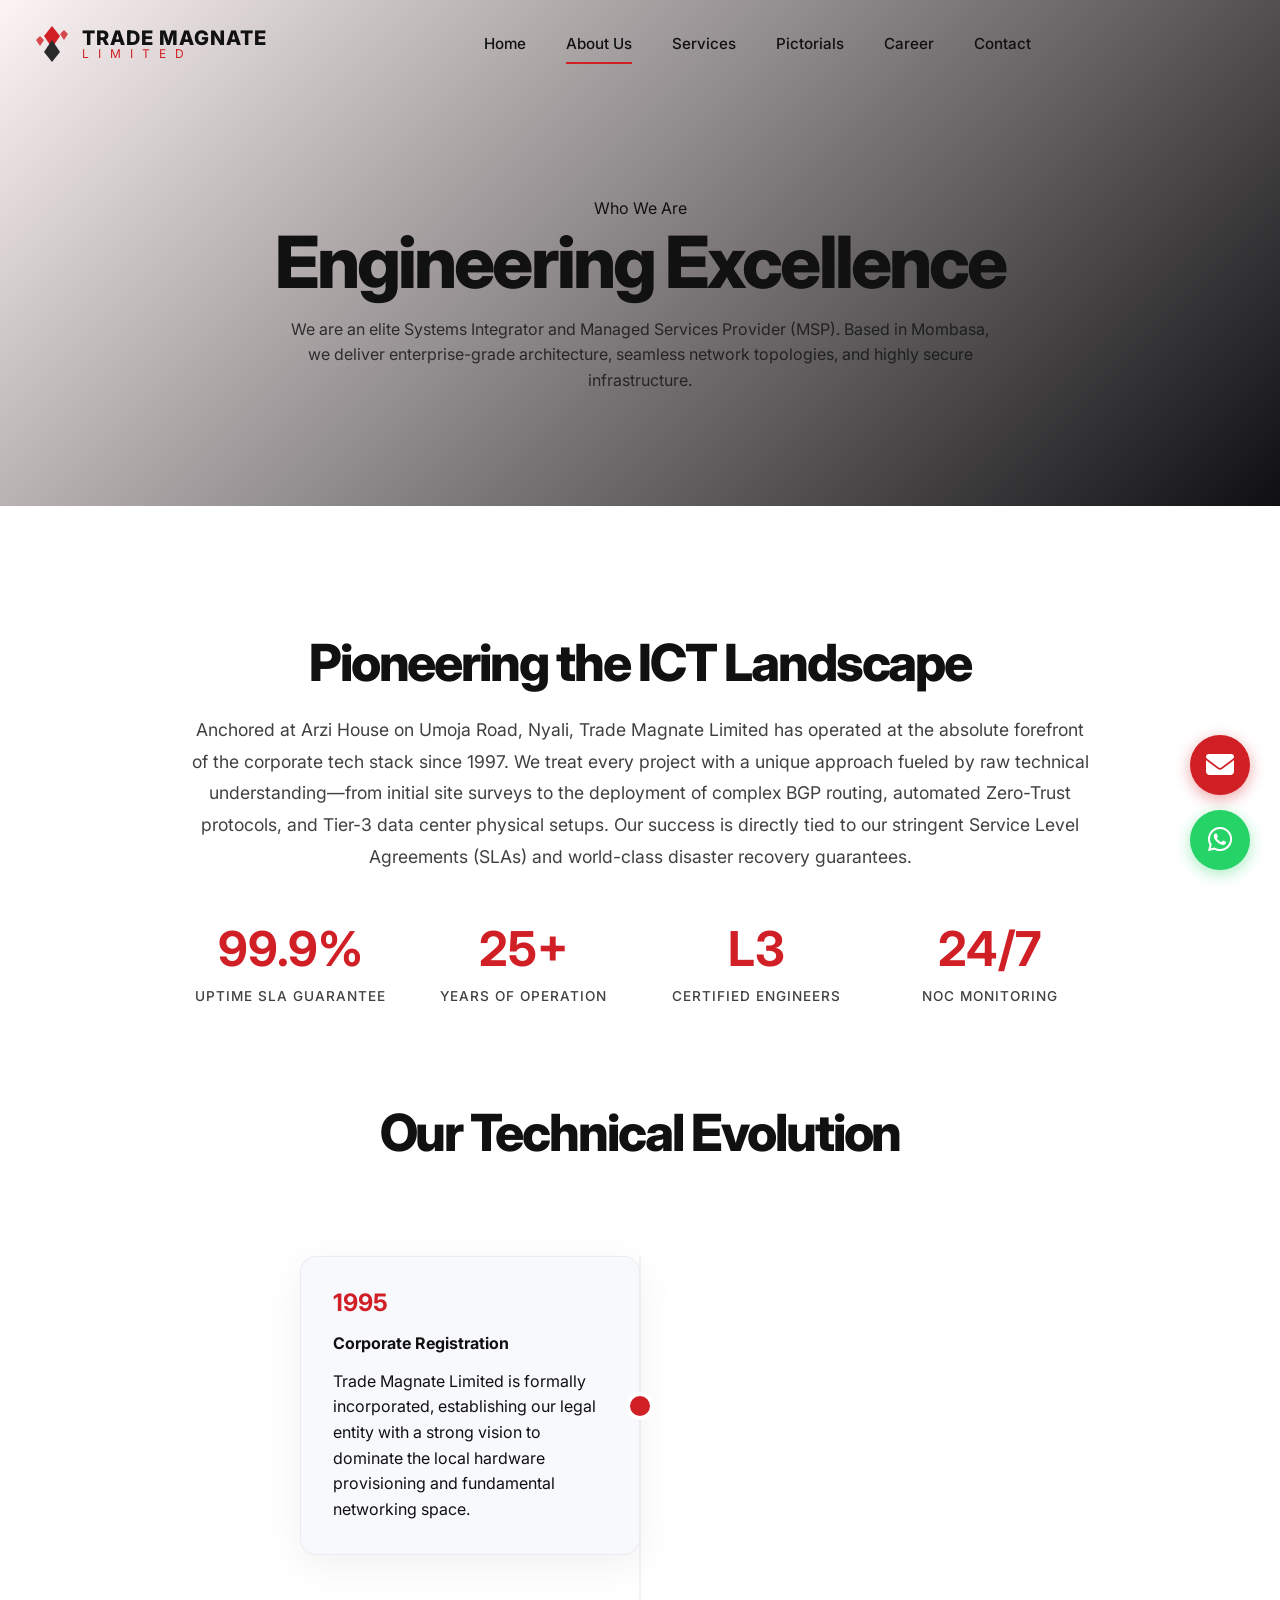
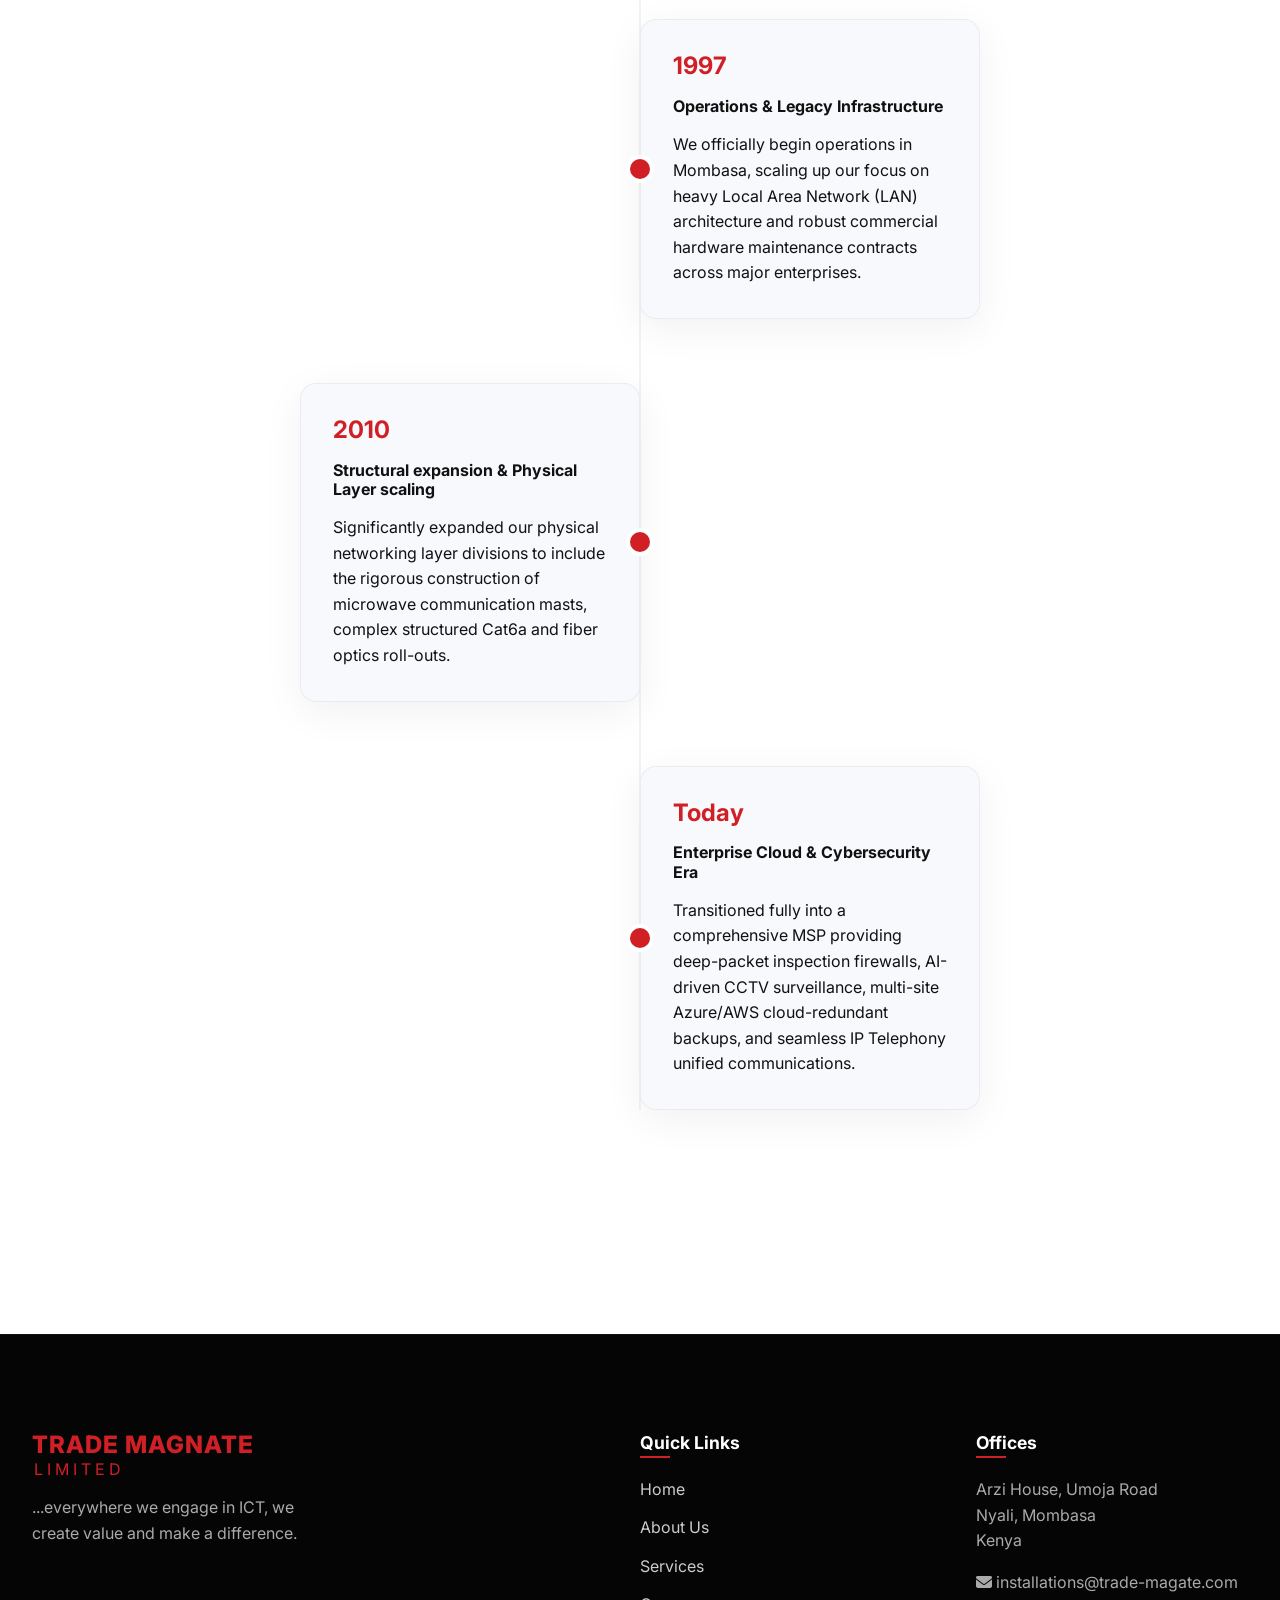
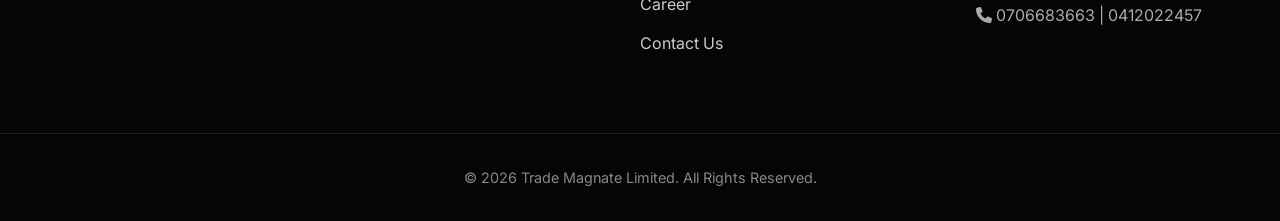
<file: about.html>
<!DOCTYPE html>
<html lang="en">
<head>
    <meta charset="UTF-8">
    <meta name="viewport" content="width=device-width, initial-scale=1.0">
    <meta name="description" content="Discover Trade Magnate Limited, a leading Enterprise ICT firm registered in 1995.">
    <title>About Us | Trade Magnate Limited</title>
    <link rel="stylesheet" href="css/style.css">
    <link rel="stylesheet" href="https://cdnjs.cloudflare.com/ajax/libs/font-awesome/6.4.0/css/all.min.css">
    <style>
        .page-header {
            padding: calc(100px + var(--spacing-xl)) 0 var(--spacing-xl);
            background: linear-gradient(135deg, rgba(209, 31, 38, 0.05) 0%, rgba(15, 15, 17, 1) 100%);
            text-align: center;
        }
        [data-theme="light"] .page-header {
            background: linear-gradient(135deg, rgba(209, 31, 38, 0.05) 0%, rgba(245, 245, 245, 1) 100%);
        }
        
        .timeline {
            position: relative;
            max-width: 800px;
            margin: var(--spacing-xl) auto;
        }
        .timeline::before {
            content: '';
            position: absolute;
            width: 2px;
            height: 100%;
            background: var(--glass-border);
            left: 50%;
            transform: translateX(-50%);
        }
        .timeline-item {
            display: flex;
            justify-content: flex-end;
            padding-right: 50%;
            position: relative;
            margin-bottom: var(--spacing-lg);
            width: 100%;
        }
        .timeline-item:nth-child(even) {
            justify-content: flex-start;
            padding-right: 0;
            padding-left: 50%;
        }
        .timeline-content {
            background: var(--card-bg);
            padding: 2rem;
            border-radius: 1rem;
            width: 85%;
            box-shadow: var(--glass-shadow);
            border: 1px solid var(--glass-border);
            position: relative;
        }
        .timeline-item::after {
            content: '';
            position: absolute;
            width: 20px;
            height: 20px;
            background: var(--primary-color);
            border: 4px solid var(--bg-color);
            border-radius: 50%;
            top: 50%;
            transform: translateY(-50%);
            right: calc(50% - 14px);
            z-index: 1;
        }
        .timeline-item:nth-child(even):after {
            right: auto;
            left: calc(50% - 14px);
        }

        .stats-grid {
            display: grid;
            grid-template-columns: repeat(4, 1fr);
            gap: 2rem;
            margin-top: 3rem;
            text-align: center;
        }

        .stat-item h3 {
            font-size: 3rem;
            color: var(--primary-color);
            margin-bottom: 0.5rem;
        }
        .stat-item p {
            font-weight: 500;
            text-transform: uppercase;
            letter-spacing: 1px;
            font-size: 0.85rem;
            opacity: 0.8;
        }
        
        @media (max-width: 768px) {
            .timeline::before { left: 20px; }
            .timeline-item, .timeline-item:nth-child(even) {
                padding-left: 60px;
                padding-right: 0;
                justify-content: flex-start;
            }
            .timeline-content { width: 100%; }
            .timeline-item::after, .timeline-item:nth-child(even)::after {
                left: 6px;
                right: auto;
            }
            .stats-grid {
                grid-template-columns: repeat(2, 1fr);
            }
        }
    </style>
</head>
<body>

    <!-- Shared Header -->
    <header>
        <div class="container nav-container">
            <a href="index.html" class="logo-container">
                <svg class="logo-icon" viewBox="0 0 100 100" fill="none" xmlns="http://www.w3.org/2000/svg">
                    <path d="M50 5 L70 30 L50 60 L30 30 Z" fill="#d11f26"/>
                    <path d="M20 30 L30 40 L20 55 L10 40 Z" fill="#d11f26" opacity="0.8"/>
                    <path d="M80 15 L90 25 L80 40 L70 25 Z" fill="#d11f26" opacity="0.8"/>
                    <path d="M50 95 L70 70 L50 40 L30 70 Z" fill="#2a2a2a" class="dark-diamond"/>
                </svg>
                <div class="logo-text">
                    TRADE MAGNATE
                    <span class="sub">L I M I T E D</span>
                </div>
            </a>
            <nav class="nav-links">
                <a href="index.html">Home</a>
                <a href="about.html" class="active">About Us</a>
                <a href="services.html">Services</a>
                <a href="pictorials.html">Pictorials</a>
                <a href="career.html">Career</a>
                <a href="contact.html">Contact</a>
            </nav>
            <div style="display:flex; gap:15px; align-items:center;">

                <button class="mobile-menu-btn" aria-label="Open Menu"><i class="fa-solid fa-bars"></i></button>
            </div>
        </div>
    </header>

    <main>
        <!-- About Page Galaxy Watermark -->
        <div class="galaxy-watermark"></div>
        
        <section class="page-header fade-up">
            <div class="container">
                <div class="section-subtitle">Who We Are</div>
                <h1>Engineering Excellence</h1>
                <p style="opacity:0.8; max-width:700px; margin: 1rem auto;">We are an elite Systems Integrator and Managed Services Provider (MSP). Based in Mombasa, we deliver enterprise-grade architecture, seamless network topologies, and highly secure infrastructure.</p>
            </div>
        </section>

        <section class="section container">
            <div style="text-align:center; max-width:900px; margin:0 auto var(--spacing-xl);">
                <h2>Pioneering the ICT Landscape</h2>
                <p style="font-size:1.1rem; opacity:0.8; margin-top:1.5rem; line-height:1.8;">
                    Anchored at Arzi House on Umoja Road, Nyali, Trade Magnate Limited has operated at the absolute forefront of the corporate tech stack since 1997. We treat every project with a unique approach fueled by raw technical understanding—from initial site surveys to the deployment of complex BGP routing, automated Zero-Trust protocols, and Tier-3 data center physical setups. Our success is directly tied to our stringent Service Level Agreements (SLAs) and world-class disaster recovery guarantees.
                </p>

                <div class="stats-grid fade-up">
                    <div class="stat-item">
                        <h3>99.9%</h3>
                        <p>Uptime SLA Guarantee</p>
                    </div>
                    <div class="stat-item">
                        <h3>25+</h3>
                        <p>Years of Operation</p>
                    </div>
                    <div class="stat-item">
                        <h3>L3</h3>
                        <p>Certified Engineers</p>
                    </div>
                    <div class="stat-item">
                        <h3>24/7</h3>
                        <p>NOC Monitoring</p>
                    </div>
                </div>
            </div>

            <h2 class="text-center" style="margin-bottom:1rem;">Our Technical Evolution</h2>
            <div class="timeline fade-up">
                <div class="timeline-item">
                    <div class="timeline-content">
                        <h3 class="text-primary">1995</h3>
                        <h4>Corporate Registration</h4>
                        <p>Trade Magnate Limited is formally incorporated, establishing our legal entity with a strong vision to dominate the local hardware provisioning and fundamental networking space.</p>
                    </div>
                </div>
                <div class="timeline-item">
                    <div class="timeline-content">
                        <h3 class="text-primary">1997</h3>
                        <h4>Operations & Legacy Infrastructure</h4>
                        <p>We officially begin operations in Mombasa, scaling up our focus on heavy Local Area Network (LAN) architecture and robust commercial hardware maintenance contracts across major enterprises.</p>
                    </div>
                </div>
                <div class="timeline-item">
                    <div class="timeline-content">
                        <h3 class="text-primary">2010</h3>
                        <h4>Structural expansion & Physical Layer scaling</h4>
                        <p>Significantly expanded our physical networking layer divisions to include the rigorous construction of microwave communication masts, complex structured Cat6a and fiber optics roll-outs.</p>
                    </div>
                </div>
                <div class="timeline-item">
                    <div class="timeline-content">
                        <h3 class="text-primary">Today</h3>
                        <h4>Enterprise Cloud & Cybersecurity Era</h4>
                        <p>Transitioned fully into a comprehensive MSP providing deep-packet inspection firewalls, AI-driven CCTV surveillance, multi-site Azure/AWS cloud-redundant backups, and seamless IP Telephony unified communications.</p>
                    </div>
                </div>
            </div>
        </section>
    </main>

    <!-- Shared Footer -->
    <footer>
        <div class="container footer-grid fade-up">
            <div class="footer-col">
                <h3 style="color:#d11f26; margin-bottom:1rem; font-weight:800; font-size:1.5rem; letter-spacing:1px; text-transform:uppercase;">
                    TRADE MAGNATE <span style="font-weight:400; font-size:1rem; letter-spacing:4px; display:block; padding-left:2px;">LIMITED</span>
                </h3>
                <p style="color:#aaa; max-width:300px; margin-top:1rem;">
                    ...everywhere we engage in ICT, we create value and make a difference.
                </p>
            </div>
            <div class="footer-col">
                <h4>Quick Links</h4>
                <ul class="footer-links">
                    <li><a href="index.html">Home</a></li>
                    <li><a href="about.html">About Us</a></li>
                    <li><a href="services.html">Services</a></li>
                    <li><a href="career.html">Career</a></li>
                    <li><a href="contact.html">Contact Us</a></li>
                </ul>
            </div>
            <div class="footer-col">
                <h4>Offices</h4>
                <p style="color:#aaa; margin-bottom:1rem;">
                    Arzi House, Umoja Road<br>
                    Nyali, Mombasa<br>
                    Kenya
                </p>
                <p style="color:#aaa; margin-bottom:0.5rem;"><i class="fa-solid fa-envelope"></i> installations@trade-magate.com</p>
                <p style="color:#aaa;"><i class="fa-solid fa-phone"></i> 0706683663 | 0412022457</p>
            </div>
        </div>
        <div class="container footer-bottom fade-up">
            &copy; 2026 Trade Magnate Limited. All Rights Reserved.
        </div>
    </footer>

    <div class="floating-actions">
        <a href="mailto:installations@trade-magate.com" class="email-float"><i class="fa-solid fa-envelope"></i></a>
        <a href="https://wa.me/254706683663" class="whatsapp-float" target="_blank"><i class="fa-brands fa-whatsapp"></i></a>
    </div>

    <script src="js/main.js"></script>
</body>
</html>
</file>
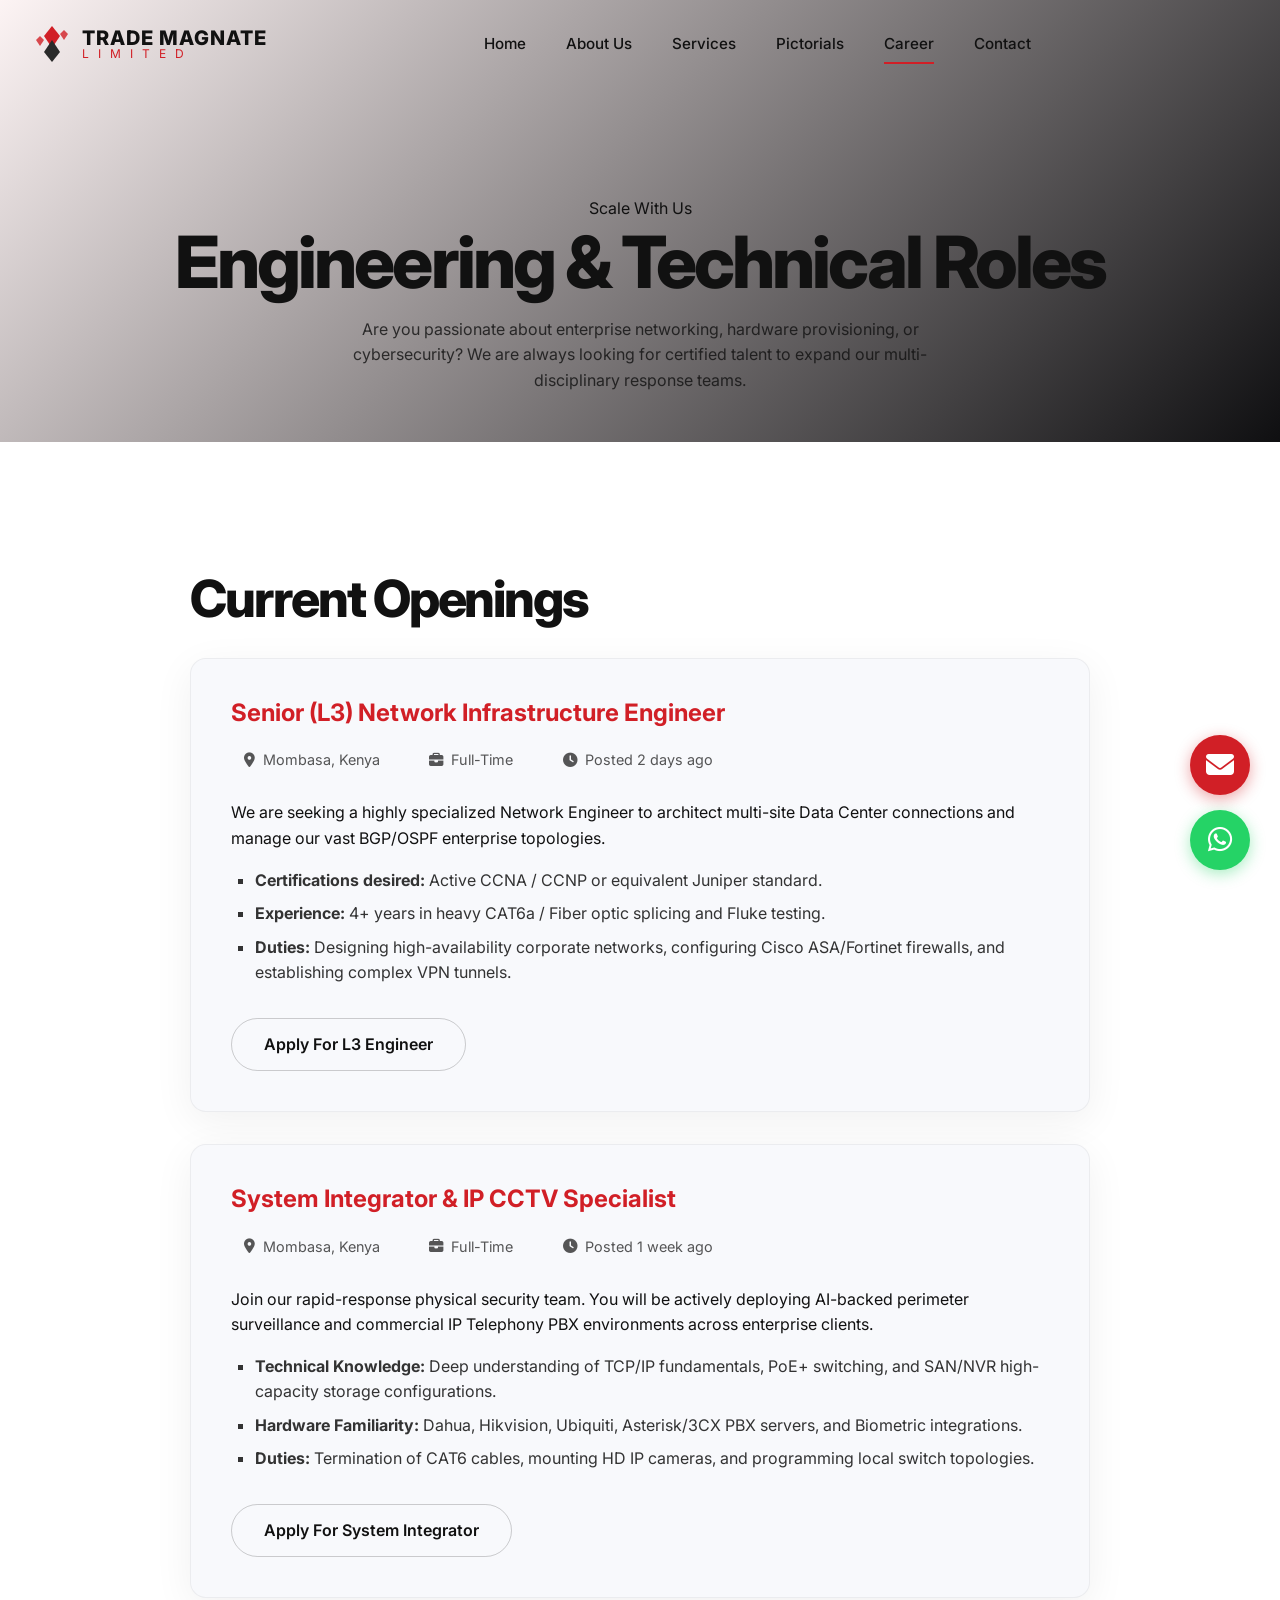
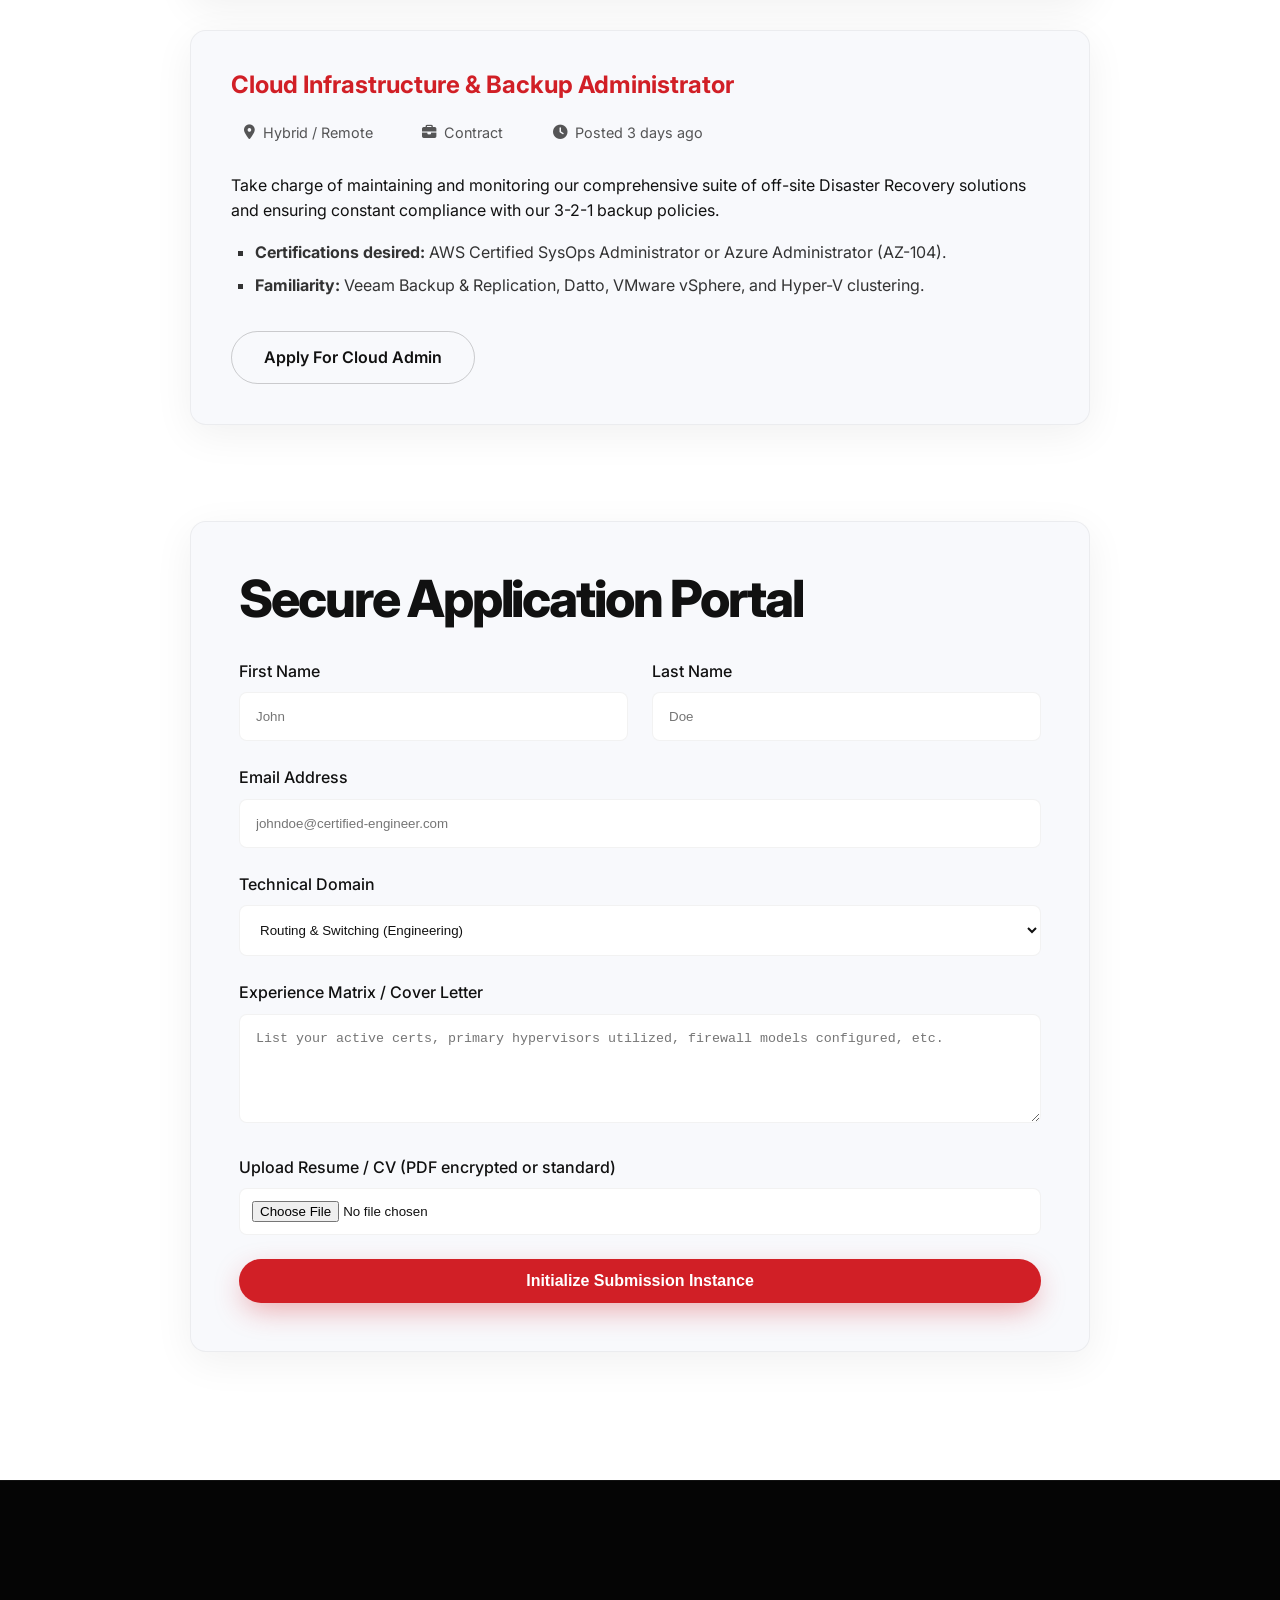
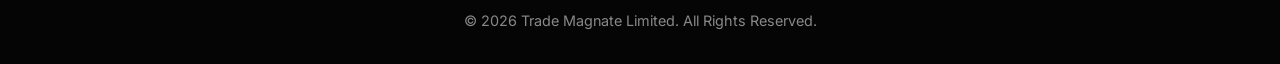
<file: career.html>
<!DOCTYPE html>
<html lang="en">
<head>
    <meta charset="UTF-8">
    <meta name="viewport" content="width=device-width, initial-scale=1.0">
    <meta name="description" content="Join Trade Magnate Limited. Career opportunities for CCNA Engineers, Cybersecurity specialists, and Telecom technicians.">
    <title>Career | Trade Magnate Limited</title>
    <link rel="stylesheet" href="css/style.css">
    <link rel="stylesheet" href="https://cdnjs.cloudflare.com/ajax/libs/font-awesome/6.4.0/css/all.min.css">
    <style>
        .page-header {
            padding: calc(100px + var(--spacing-xl)) 0 var(--spacing-md);
            background: linear-gradient(135deg, rgba(209, 31, 38, 0.05) 0%, rgba(15, 15, 17, 1) 100%);
            text-align: center;
        }
        [data-theme="light"] .page-header {
            background: linear-gradient(135deg, rgba(209, 31, 38, 0.05) 0%, rgba(245, 245, 245, 1) 100%);
        }

        .job-card {
            background: var(--card-bg);
            border: 1px solid var(--glass-border);
            border-radius: 1rem;
            padding: 2.5rem;
            margin-bottom: 2rem;
            box-shadow: var(--glass-shadow);
            transition: var(--transition);
        }

        .job-card:hover {
            border-color: var(--primary-color);
            transform: scale(1.02);
        }

        .job-card h3 {
            color: var(--primary-color);
            font-size: 1.5rem;
        }

        .job-meta {
            display: flex;
            gap: 1.5rem;
            margin: 0.5rem 0 1.5rem;
            opacity: 0.7;
            font-size: 0.9rem;
        }

        .job-meta span {
            display: flex;
            align-items: center;
            gap: 0.5rem;
            background: rgba(255, 255, 255, 0.05);
            padding: 0.3rem 0.8rem;
            border-radius: 50px;
        }

        .req-list {
            margin: 1rem 0;
            padding-left: 1.5rem;
        }

        .req-list li {
            margin-bottom: 0.5rem;
            opacity: 0.85;
            list-style-type: square;
        }

        .apply-btn {
            margin-top: 1rem;
        }

        .application-form {
            background: var(--card-bg);
            padding: 3rem;
            border-radius: 1rem;
            box-shadow: var(--glass-shadow);
            margin-top: var(--spacing-xl);
            border: 1px solid var(--glass-border);
        }

        .form-group {
            margin-bottom: 1.5rem;
        }

        .form-group label {
            display: block;
            margin-bottom: 0.5rem;
            font-weight: 500;
        }

        .form-group input, 
        .form-group select,
        .form-group textarea {
            width: 100%;
            padding: 1rem;
            background: var(--bg-color);
            border: 1px solid var(--glass-border);
            border-radius: 0.5rem;
            color: var(--text-color);
            transition: border-color 0.3s ease;
        }

        .form-group input:focus,
        .form-group select:focus,
        .form-group textarea:focus {
            outline: none;
            border-color: var(--primary-color);
        }
    </style>
</head>
<body>

    <header>
        <div class="container nav-container">
            <a href="index.html" class="logo-container">
                <svg class="logo-icon" viewBox="0 0 100 100" fill="none" xmlns="http://www.w3.org/2000/svg">
                    <path d="M50 5 L70 30 L50 60 L30 30 Z" fill="#d11f26"/>
                    <path d="M20 30 L30 40 L20 55 L10 40 Z" fill="#d11f26" opacity="0.8"/>
                    <path d="M80 15 L90 25 L80 40 L70 25 Z" fill="#d11f26" opacity="0.8"/>
                    <path d="M50 95 L70 70 L50 40 L30 70 Z" fill="#2a2a2a" class="dark-diamond"/>
                </svg>
                <div class="logo-text">
                    TRADE MAGNATE
                    <span class="sub">L I M I T E D</span>
                </div>
            </a>
            <nav class="nav-links">
                <a href="index.html">Home</a>
                <a href="about.html">About Us</a>
                <a href="services.html">Services</a>
                <a href="pictorials.html">Pictorials</a>
                <a href="career.html" class="active">Career</a>
                <a href="contact.html">Contact</a>
            </nav>
            <div style="display:flex; gap:15px; align-items:center;">

                <button class="mobile-menu-btn" aria-label="Open Menu"><i class="fa-solid fa-bars"></i></button>
            </div>
        </div>
    </header>

    <main>
        <section class="page-header fade-up">
            <div class="container">
                <div class="section-subtitle">Scale With Us</div>
                <h1>Engineering & Technical Roles</h1>
                <p style="opacity:0.8; max-width:600px; margin: 1rem auto;">Are you passionate about enterprise networking, hardware provisioning, or cybersecurity? We are always looking for certified talent to expand our multi-disciplinary response teams.</p>
            </div>
        </section>

        <section class="section container" style="max-width: 900px;">
            <div class="fade-up">
                <h2 style="margin-bottom: 2rem;">Current Openings</h2>
                
                <div class="job-card">
                    <h3>Senior (L3) Network Infrastructure Engineer</h3>
                    <div class="job-meta">
                        <span><i class="fa-solid fa-location-dot"></i> Mombasa, Kenya</span>
                        <span><i class="fa-solid fa-briefcase"></i> Full-Time</span>
                        <span><i class="fa-solid fa-clock"></i> Posted 2 days ago</span>
                    </div>
                    <p>We are seeking a highly specialized Network Engineer to architect multi-site Data Center connections and manage our vast BGP/OSPF enterprise topologies.</p>
                    <ul class="req-list">
                        <li><strong>Certifications desired:</strong> Active CCNA / CCNP or equivalent Juniper standard.</li>
                        <li><strong>Experience:</strong> 4+ years in heavy CAT6a / Fiber optic splicing and Fluke testing.</li>
                        <li><strong>Duties:</strong> Designing high-availability corporate networks, configuring Cisco ASA/Fortinet firewalls, and establishing complex VPN tunnels.</li>
                    </ul>
                    <a href="#apply" class="btn btn-outline apply-btn">Apply For L3 Engineer</a>
                </div>

                <div class="job-card">
                    <h3>System Integrator & IP CCTV Specialist</h3>
                    <div class="job-meta">
                        <span><i class="fa-solid fa-location-dot"></i> Mombasa, Kenya</span>
                        <span><i class="fa-solid fa-briefcase"></i> Full-Time</span>
                        <span><i class="fa-solid fa-clock"></i> Posted 1 week ago</span>
                    </div>
                    <p>Join our rapid-response physical security team. You will be actively deploying AI-backed perimeter surveillance and commercial IP Telephony PBX environments across enterprise clients.</p>
                    <ul class="req-list">
                        <li><strong>Technical Knowledge:</strong> Deep understanding of TCP/IP fundamentals, PoE+ switching, and SAN/NVR high-capacity storage configurations.</li>
                        <li><strong>Hardware Familiarity:</strong> Dahua, Hikvision, Ubiquiti, Asterisk/3CX PBX servers, and Biometric integrations.</li>
                        <li><strong>Duties:</strong> Termination of CAT6 cables, mounting HD IP cameras, and programming local switch topologies.</li>
                    </ul>
                    <a href="#apply" class="btn btn-outline apply-btn">Apply For System Integrator</a>
                </div>

                <div class="job-card">
                    <h3>Cloud Infrastructure & Backup Administrator</h3>
                    <div class="job-meta">
                        <span><i class="fa-solid fa-location-dot"></i> Hybrid / Remote</span>
                        <span><i class="fa-solid fa-briefcase"></i> Contract</span>
                        <span><i class="fa-solid fa-clock"></i> Posted 3 days ago</span>
                    </div>
                    <p>Take charge of maintaining and monitoring our comprehensive suite of off-site Disaster Recovery solutions and ensuring constant compliance with our 3-2-1 backup policies.</p>
                    <ul class="req-list">
                        <li><strong>Certifications desired:</strong> AWS Certified SysOps Administrator or Azure Administrator (AZ-104).</li>
                        <li><strong>Familiarity:</strong> Veeam Backup & Replication, Datto, VMware vSphere, and Hyper-V clustering.</li>
                    </ul>
                    <a href="#apply" class="btn btn-outline apply-btn">Apply For Cloud Admin</a>
                </div>
            </div>

            <div id="apply" class="application-form fade-up">
                <h2 style="margin-bottom: 2rem;">Secure Application Portal</h2>
                <form action="#" method="POST" onsubmit="event.preventDefault(); alert('Application & Credentials Handshake complete. We will review your artifacts shortly.');">
                    <div style="display: grid; grid-template-columns: 1fr 1fr; gap: 1.5rem;">
                        <div class="form-group">
                            <label for="fname">First Name</label>
                            <input type="text" id="fname" required placeholder="John">
                        </div>
                        <div class="form-group">
                            <label for="lname">Last Name</label>
                            <input type="text" id="lname" required placeholder="Doe">
                        </div>
                    </div>
                    
                    <div class="form-group">
                        <label for="email">Email Address</label>
                        <input type="email" id="email" required placeholder="johndoe@certified-engineer.com">
                    </div>

                    <div class="form-group">
                        <label for="role">Technical Domain</label>
                        <select id="role">
                            <option value="networking">Routing & Switching (Engineering)</option>
                            <option value="security">Cybersecurity & IP CCTV</option>
                            <option value="telephony">VoIP & PBX Telephony</option>
                            <option value="cloud">Cloud Architecture & Backups</option>
                            <option value="support">Tier-1 Helpdesk / NOC</option>
                        </select>
                    </div>

                    <div class="form-group">
                        <label for="cover">Experience Matrix / Cover Letter</label>
                        <textarea id="cover" rows="5" placeholder="List your active certs, primary hypervisors utilized, firewall models configured, etc."></textarea>
                    </div>

                    <div class="form-group">
                        <label for="resume">Upload Resume / CV (PDF encrypted or standard)</label>
                        <input type="file" id="resume" accept="application/pdf" style="padding: 0.75rem;">
                    </div>

                    <button type="submit" class="btn btn-primary" style="width: 100%;">Initialize Submission Instance</button>
                </form>
            </div>
        </section>
    </main>

    <footer>
        <div class="container footer-bottom fade-up" style="border-top:none;">
            &copy; 2026 Trade Magnate Limited. All Rights Reserved.
        </div>
    </footer>
    <div class="floating-actions">
        <a href="mailto:installations@trade-magate.com" class="email-float"><i class="fa-solid fa-envelope"></i></a>
        <a href="https://wa.me/254706683663" class="whatsapp-float" target="_blank"><i class="fa-brands fa-whatsapp"></i></a>
    </div>

    <script src="js/main.js"></script>
</body>
</html>
</file>
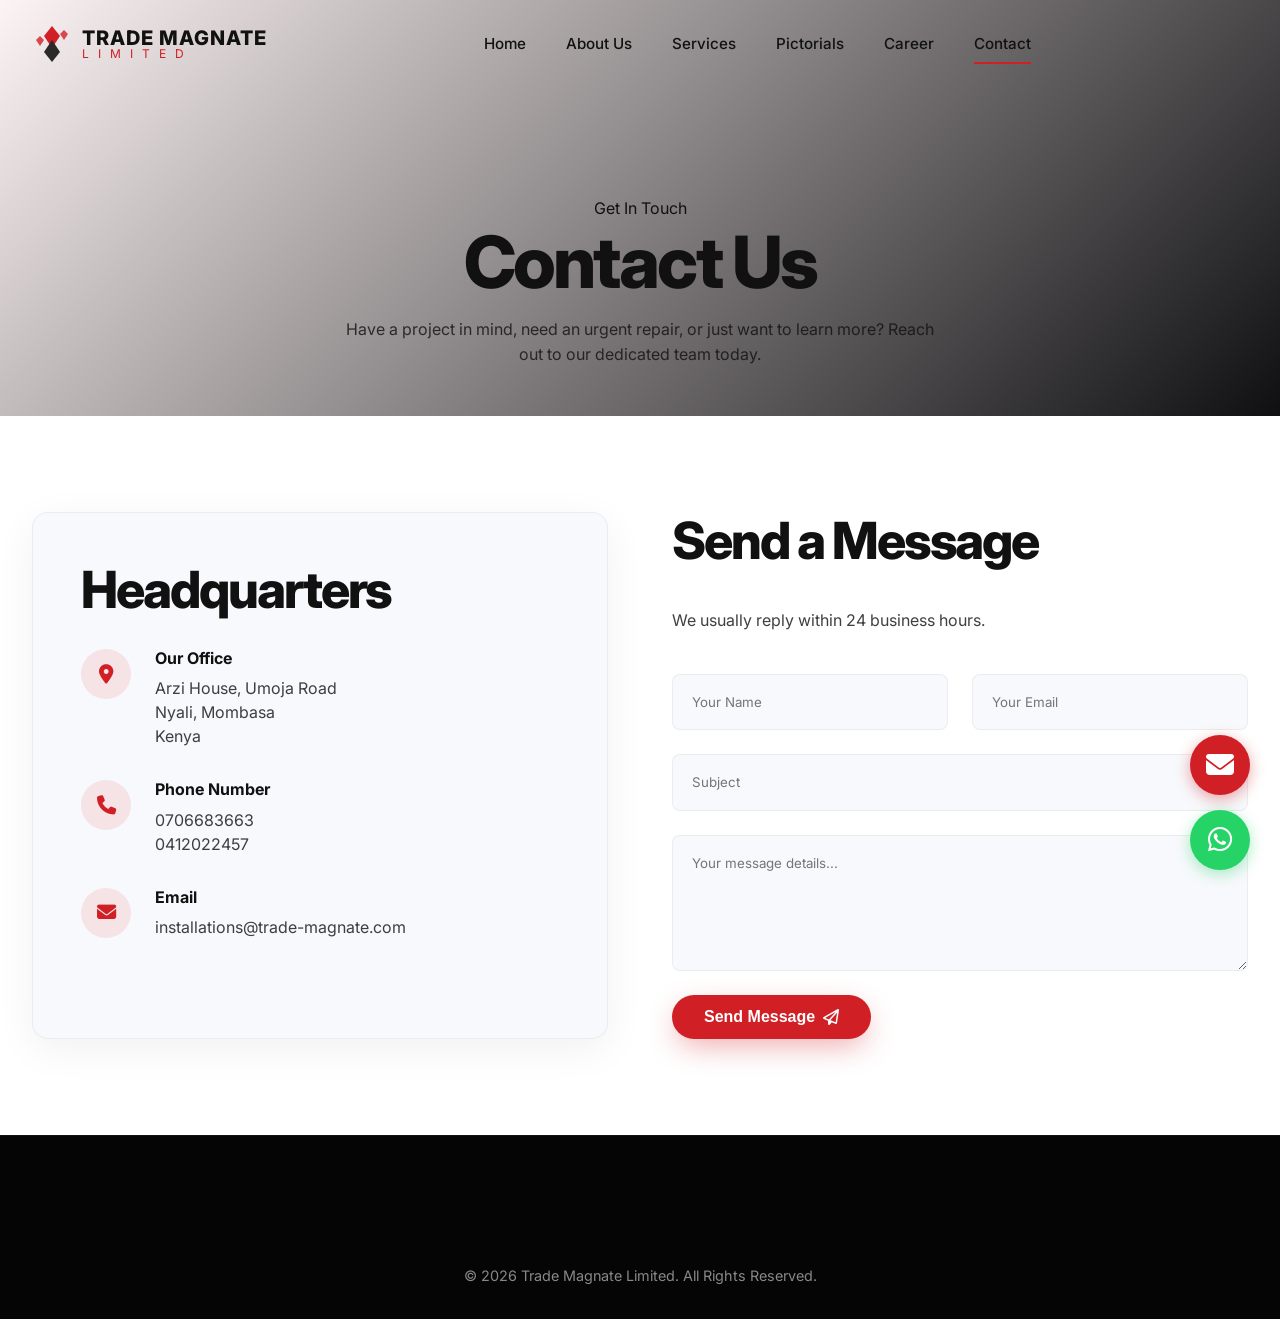
<file: contact.html>
<!DOCTYPE html>
<html lang="en">
<head>
    <meta charset="UTF-8">
    <meta name="viewport" content="width=device-width, initial-scale=1.0">
    <meta name="description" content="Contact Trade Magnate Limited. Jomo Kenyatta Avenue, Mombasa.">
    <title>Contact | Trade Magnate Limited</title>
    <link rel="stylesheet" href="css/style.css">
    <link rel="stylesheet" href="https://cdnjs.cloudflare.com/ajax/libs/font-awesome/6.4.0/css/all.min.css">
    <style>
        .page-header {
            padding: calc(100px + var(--spacing-xl)) 0 var(--spacing-md);
            background: linear-gradient(135deg, rgba(209, 31, 38, 0.05) 0%, rgba(15, 15, 17, 1) 100%);
            text-align: center;
        }
        [data-theme="light"] .page-header {
            background: linear-gradient(135deg, rgba(209, 31, 38, 0.05) 0%, rgba(245, 245, 245, 1) 100%);
        }

        .contact-grid {
            display: grid;
            grid-template-columns: 1fr 1fr;
            gap: 4rem;
            margin: var(--spacing-xl) 0;
        }

        .contact-info {
            background: var(--card-bg);
            padding: 3rem;
            border-radius: 1rem;
            box-shadow: var(--glass-shadow);
            border: 1px solid var(--glass-border);
        }

        .info-item {
            display: flex;
            gap: 1.5rem;
            margin-bottom: 2rem;
            align-items: flex-start;
        }

        .info-icon {
            width: 50px;
            height: 50px;
            background: rgba(209, 31, 38, 0.1);
            color: var(--primary-color);
            display: flex;
            align-items: center;
            justify-content: center;
            border-radius: 50%;
            font-size: 1.2rem;
            flex-shrink: 0;
        }

        .info-text h4 {
            margin-bottom: 0.5rem;
        }

        .info-text p {
            opacity: 0.8;
            line-height: 1.5;
        }

        .contact-form {
            display: flex;
            flex-direction: column;
            gap: 1.5rem;
        }

        .contact-form input,
        .contact-form textarea {
            width: 100%;
            padding: 1.2rem;
            background: var(--card-bg);
            border: 1px solid var(--glass-border);
            border-radius: 0.5rem;
            color: var(--text-color);
            transition: border-color 0.3s ease;
            font-family: inherit;
        }

        .contact-form input:focus,
        .contact-form textarea:focus {
            outline: none;
            border-color: var(--primary-color);
        }

        @media (max-width: 768px) {
            .contact-grid { grid-template-columns: 1fr; }
        }
    </style>
</head>
<body>

    <header>
        <div class="container nav-container">
            <a href="index.html" class="logo-container">
                <svg class="logo-icon" viewBox="0 0 100 100" fill="none" xmlns="http://www.w3.org/2000/svg">
                    <path d="M50 5 L70 30 L50 60 L30 30 Z" fill="#d11f26"/>
                    <path d="M20 30 L30 40 L20 55 L10 40 Z" fill="#d11f26" opacity="0.8"/>
                    <path d="M80 15 L90 25 L80 40 L70 25 Z" fill="#d11f26" opacity="0.8"/>
                    <path d="M50 95 L70 70 L50 40 L30 70 Z" fill="#2a2a2a" class="dark-diamond"/>
                </svg>
                <div class="logo-text">
                    TRADE MAGNATE
                    <span class="sub">L I M I T E D</span>
                </div>
            </a>
            <nav class="nav-links">
                <a href="index.html">Home</a>
                <a href="about.html">About Us</a>
                <a href="services.html">Services</a>
                <a href="pictorials.html">Pictorials</a>
                <a href="career.html">Career</a>
                <a href="contact.html" class="active">Contact</a>
            </nav>
            <div style="display:flex; gap:15px; align-items:center;">

                <button class="mobile-menu-btn" aria-label="Open Menu"><i class="fa-solid fa-bars"></i></button>
            </div>
        </div>
    </header>

    <main>
        <section class="page-header fade-up">
            <div class="container">
                <div class="section-subtitle">Get In Touch</div>
                <h1>Contact Us</h1>
                <p style="opacity:0.8; max-width:600px; margin: 1rem auto;">Have a project in mind, need an urgent repair, or just want to learn more? Reach out to our dedicated team today.</p>
            </div>
        </section>

        <section class="container contact-grid">
            <div class="contact-info fade-up">
                <h2 style="margin-bottom: 2rem;">Headquarters</h2>

                <div class="info-item">
                    <div class="info-icon"><i class="fa-solid fa-location-dot"></i></div>
                    <div class="info-text">
                        <h4>Our Office</h4>
                        <p>Arzi House, Umoja Road<br>Nyali, Mombasa<br>Kenya</p>
                    </div>
                </div>

                <div class="info-item">
                    <div class="info-icon"><i class="fa-solid fa-phone"></i></div>
                    <div class="info-text">
                        <h4>Phone Number</h4>
                        <p>0706683663<br>0412022457</p>
                    </div>
                </div>

                <div class="info-item">
                    <div class="info-icon"><i class="fa-solid fa-envelope"></i></div>
                    <div class="info-text">
                        <h4>Email</h4>
                        <p>installations@trade-magnate.com</p>
                    </div>
                </div>
            </div>

            <div class="fade-up" style="transition-delay: 100ms;">
                <form class="contact-form" onsubmit="event.preventDefault(); alert('Message sent successfully!');">
                    <h2>Send a Message</h2>
                    <p style="opacity:0.8; margin-bottom:1rem;">We usually reply within 24 business hours.</p>
                    
                    <div style="display:grid; grid-template-columns:1fr 1fr; gap:1.5rem;">
                        <input type="text" placeholder="Your Name" required>
                        <input type="email" placeholder="Your Email" required>
                    </div>
                    
                    <input type="text" placeholder="Subject" required>
                    
                    <textarea rows="6" placeholder="Your message details..." required></textarea>
                    
                    <button type="submit" class="btn btn-primary" style="align-self: flex-start;">Send Message <i class="fa-regular fa-paper-plane"></i></button>
                </form>
            </div>
        </section>
    </main>

    <footer>
        <div class="container footer-bottom fade-up" style="border-top:none;">
            &copy; 2026 Trade Magnate Limited. All Rights Reserved.
        </div>
    </footer>
    <div class="floating-actions">
        <a href="mailto:installations@trade-magate.com" class="email-float"><i class="fa-solid fa-envelope"></i></a>
        <a href="https://wa.me/254706683663" class="whatsapp-float" target="_blank"><i class="fa-brands fa-whatsapp"></i></a>
    </div>

    <script src="js/main.js"></script>
</body>
</html>
</file>
<file: css/style.css>
@import url('https://fonts.googleapis.com/css2?family=Inter:wght@300;400;500;600;700;800&display=swap');

:root {
  --primary-color: #d11f26; /* Trade Magnate Logo Red */
  --primary-hover: #b0181f; /* Darker red on hover */
  --secondary-color: #1a1a1a; /* Dark charcoal */
  --bg-color: #ffffff; /* Bright Theme Default */
  --text-color: #111111; /* Clean high contrast text */
  --card-bg: #f8f9fc; /* Soft modern card off-white */
  
  --glass-bg: rgba(255, 255, 255, 0.85); /* Modern frost */
  --glass-border: rgba(0, 0, 0, 0.05);
  --glass-shadow: 0 10px 40px 0 rgba(0, 0, 0, 0.06); /* Soft airy shadow */
  
  --transition: all 0.3s cubic-bezier(0.25, 0.8, 0.25, 1);
  --spacing-sm: 1rem;
  --spacing-md: 2rem;
  --spacing-lg: 4rem;
  --spacing-xl: 6rem;
}

* {
  margin: 0;
  padding: 0;
  box-sizing: border-box;
}

body {
  font-family: 'Inter', sans-serif;
  background-color: var(--bg-color);
  color: var(--text-color);
  line-height: 1.6;
  overflow-x: hidden;
  transition: background-color 0.4s ease, color 0.4s ease;
}

/* Typography elements */
h1, h2 {
  font-weight: 800; /* Ultra-bold for high tension */
  letter-spacing: -0.04em; /* Tight tracking */
  line-height: 1.1;
  margin-bottom: var(--spacing-sm);
}

h3, h4, h5, h6 {
  font-weight: 700;
  line-height: 1.2;
  margin-bottom: var(--spacing-sm);
}

h1 { font-size: clamp(3rem, 6vw, 4.5rem); }
h2 { font-size: clamp(2.2rem, 4vw, 3.5rem); }
h3 { font-size: 1.5rem; }

a {
  text-decoration: none;
  color: inherit;
  transition: var(--transition);
}

ul { list-style: none; }

/* Utilities */
.container {
  width: 100%;
  max-width: 1280px;
  margin: 0 auto;
  padding: 0 var(--spacing-md);
}

.section {
  padding: 8rem 0; /* Expanded white-space */
}

.text-center { text-align: center; }
.text-primary { color: var(--primary-color); }

/* Buttons */
.btn {
  display: inline-flex;
  align-items: center;
  justify-content: center;
  padding: 0.8rem 2rem;
  border-radius: 50px;
  font-weight: 600;
  font-size: 1rem;
  cursor: pointer;
  border: none;
  transition: var(--transition);
  gap: 0.5rem;
}

.btn-primary {
  background-color: var(--primary-color);
  color: #fff;
  box-shadow: 0 10px 30px -5px rgba(209, 31, 38, 0.4); /* Floating modern glow */
}

.btn-primary:hover {
  background-color: var(--primary-hover);
  transform: translateY(-4px);
  box-shadow: 0 15px 40px -5px rgba(209, 31, 38, 0.6);
}

.btn-outline {
  background-color: transparent;
  border: 1px solid rgba(17, 17, 17, 0.2);
  color: var(--text-color);
}

.btn-outline:hover {
  border-color: var(--text-color);
  transform: translateY(-4px);
  box-shadow: 0 10px 30px -5px rgba(0,0,0,0.1);
}

/* Glassmorphism Header */
header {
  position: fixed;
  top: 0;
  left: 0;
  width: 100%;
  z-index: 1000;
  padding: 1.5rem 0;
  transition: var(--transition);
}

header.scrolled {
  padding: 0.8rem 0;
  background: var(--glass-bg);
  backdrop-filter: blur(12px);
  -webkit-backdrop-filter: blur(12px);
  border-bottom: 1px solid var(--glass-border);
  box-shadow: var(--glass-shadow);
}

.nav-container {
  display: flex;
  justify-content: space-between;
  align-items: center;
}

.logo-container {
  display: flex;
  align-items: center;
  gap: 10px;
  z-index: 1001;
}

.logo-icon {
  width: 40px;
  height: 40px;
}

.logo-text {
  font-weight: 800;
  font-size: 1.25rem;
  letter-spacing: 1px;
  text-transform: uppercase;
  display: flex;
  flex-direction: column;
  line-height: 1;
}

.logo-text span.sub {
  font-weight: 400;
  font-size: 0.75rem;
  letter-spacing: 3px;
  color: var(--primary-color);
}

.nav-links {
  display: flex;
  gap: 2.5rem;
}

.nav-links a {
  font-weight: 500;
  font-size: 0.95rem;
  position: relative;
  padding: 0.5rem 0;
}

.nav-links a::after {
  content: '';
  position: absolute;
  bottom: 0;
  left: 0;
  width: 0%;
  height: 2px;
  background-color: var(--primary-color);
  transition: width 0.3s ease;
}

.nav-links a:hover::after,
.nav-links a.active::after {
  width: 100%;
}


.mobile-menu-btn {
  display: none;
  background: none;
  border: none;
  color: var(--text-color);
  font-size: 1.5rem;
  cursor: pointer;
  z-index: 1001;
}

/* Footer */
footer {
  background-color: #050505;
  color: #fff;
  padding: var(--spacing-xl) 0 var(--spacing-md);
  border-top: 1px solid rgba(255,255,255,0.05);
}

.footer-grid {
  display: grid;
  grid-template-columns: 2fr 1fr 1fr;
  gap: 4rem;
  margin-bottom: var(--spacing-lg);
}

.footer-col h4 {
  font-size: 1.1rem;
  margin-bottom: 1.5rem;
  position: relative;
  display: inline-block;
}

.footer-col h4::after {
  content: '';
  position: absolute;
  bottom: -5px;
  left: 0;
  width: 30px;
  height: 2px;
  background-color: var(--primary-color);
}

.footer-links li {
  margin-bottom: 0.8rem;
}

.footer-links a {
  color: #ccc;
  transition: color 0.3s ease;
}

.footer-links a:hover {
  color: var(--primary-color);
}

.footer-bottom {
  text-align: center;
  padding-top: 2rem;
  border-top: 1px solid rgba(255, 255, 255, 0.1);
  color: #888;
  font-size: 0.9rem;
}

/* Animations */
.fade-up {
  opacity: 0;
  transform: translateY(30px);
  transition: opacity 0.8s ease, transform 0.8s ease;
}

.fade-up.visible {
  opacity: 1;
  transform: translateY(0);
}

/* Mobile Responsive */
@media (max-width: 768px) {
  .mobile-menu-btn {
    display: block;
  }

  .nav-links {
    position: fixed;
    top: 0;
    right: -100%;
    width: 80%;
    height: 100vh;
    background: var(--bg-color);
    flex-direction: column;
    justify-content: center;
    align-items: center;
    gap: 2rem;
    transition: right 0.4s cubic-bezier(0.77, 0, 0.175, 1);
    box-shadow: -10px 0 30px rgba(0,0,0,0.1);
  }

  .nav-links.active {
    right: 0;
  }

  .footer-grid {
    grid-template-columns: 1fr;
    gap: 2rem;
  }
}

/* Galaxy Watermark (About Page) */
.galaxy-watermark {
  position: fixed;
  top: 0;
  left: 0;
  width: 100vw;
  height: 100vh;
  background: url('https://images.unsplash.com/photo-1462331940025-496dfbfc7564?q=80&w=2500&auto=format&fit=crop') center center / cover no-repeat;
  pointer-events: none;
  z-index: -1;
  filter: grayscale(100%) invert(100%);
  opacity: 0.03;
}

/* Floating Contact Actions */
.floating-actions {
    position: fixed;
    bottom: 30px;
    right: 30px;
    display: flex;
    flex-direction: column;
    gap: 15px;
    z-index: 9999;
}

.whatsapp-float, .email-float {
    color: #FFF;
    width: 60px;
    height: 60px;
    border-radius: 50%;
    display: flex;
    align-items: center;
    justify-content: center;
    font-size: 28px;
    transition: transform 0.3s cubic-bezier(0.175, 0.885, 0.32, 1.275), box-shadow 0.3s ease;
}

.whatsapp-float {
    background-color: #25D366;
    box-shadow: 0 4px 15px rgba(37, 211, 102, 0.4);
}

.whatsapp-float:hover {
    transform: scale(1.1);
    box-shadow: 0 8px 25px rgba(37, 211, 102, 0.6);
}

.email-float {
    background-color: var(--primary-color);
    box-shadow: 0 4px 15px rgba(209, 31, 38, 0.4);
}

.email-float:hover {
    transform: scale(1.1);
    box-shadow: 0 8px 25px rgba(209, 31, 38, 0.6);
}
</file>
